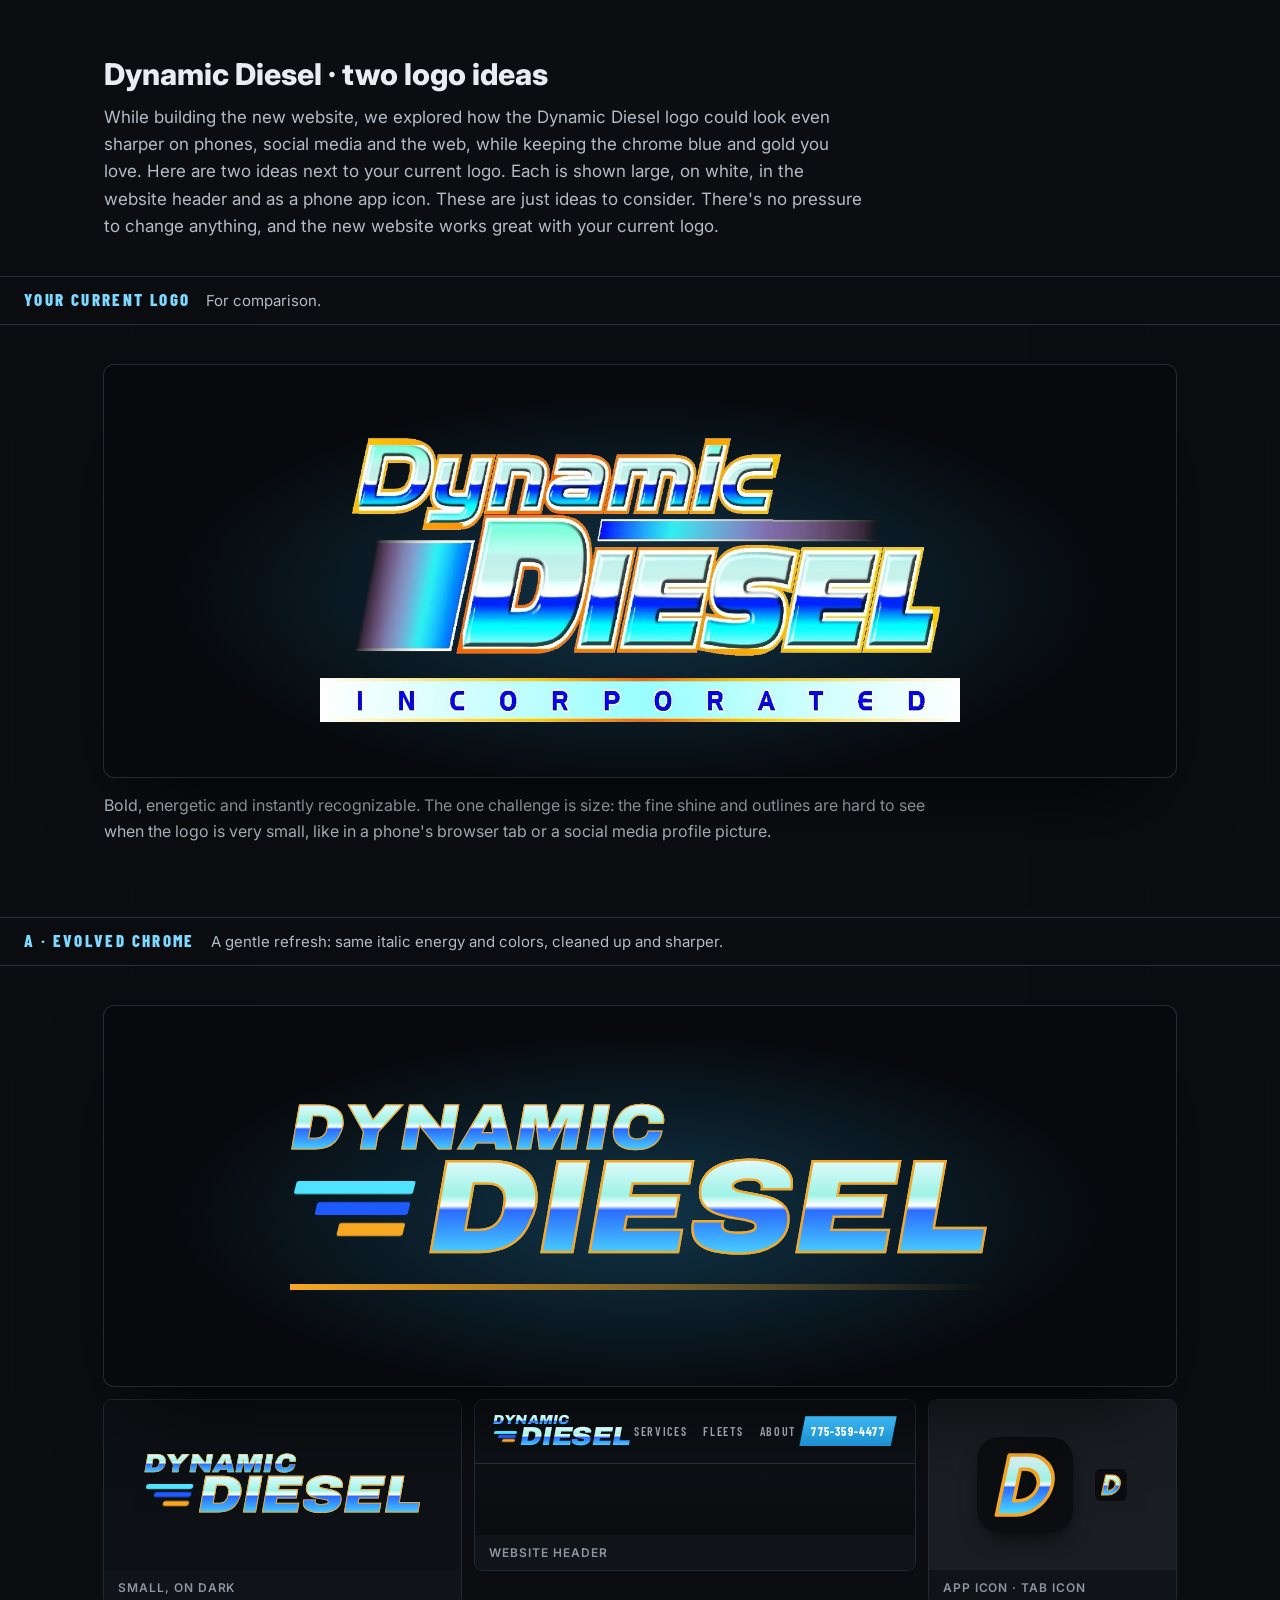
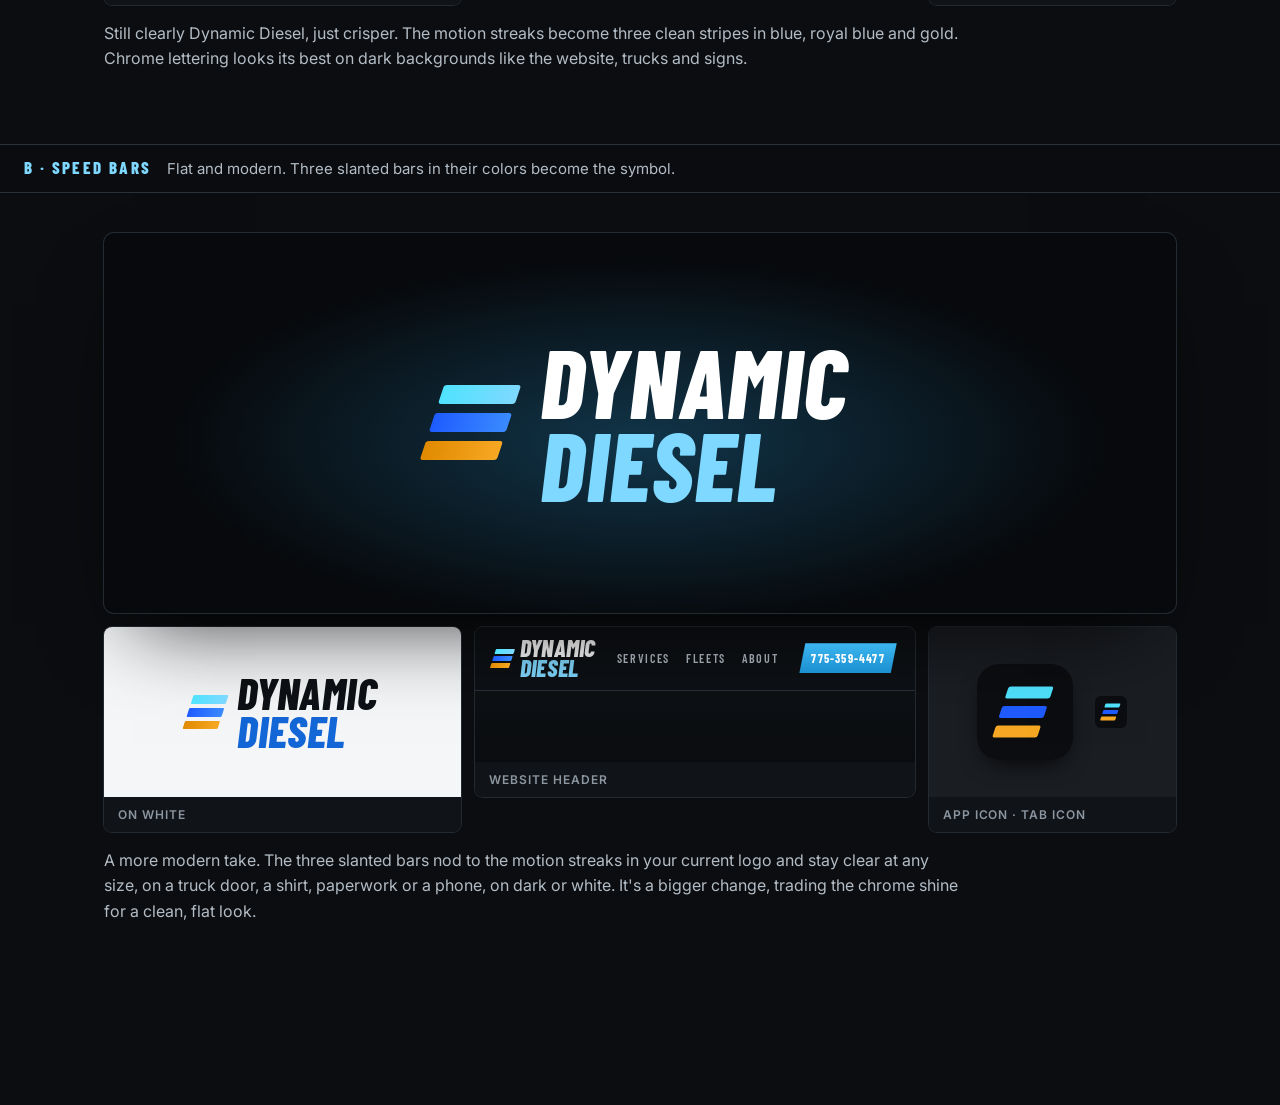
<file: logo-ideas/index.html>
<!doctype html>
<html lang="en">
<head>
<meta charset="utf-8">
<meta name="viewport" content="width=device-width, initial-scale=1">
<title>Dynamic Diesel · Logo ideas</title>
<meta name="robots" content="noindex, nofollow">
<link rel="preconnect" href="https://fonts.googleapis.com">
<link rel="preconnect" href="https://fonts.gstatic.com" crossorigin>
<link href="https://fonts.googleapis.com/css2?family=Archivo:ital,wdth,wght@0,62..125,400..900;1,62..125,400..900&family=Barlow+Condensed:ital,wght@0,600;0,700;0,800;1,700;1,800&family=Inter:wght@400;500;600;700&display=swap" rel="stylesheet">
<style>
  :root { --ink:#0b0d10; --panel:#15181c; --line:#2a3038; --soft:#b3bcc5; --faint:#8b96a1;
    --ice:#7fd8ff; --cyan:#4fe3ff; --royal:#1e5bff; --gold:#f7a823; }
  * { box-sizing: border-box; margin: 0; padding: 0; }
  html { -webkit-font-smoothing: antialiased; }
  body { background: var(--ink); color: #e9edf2; font-family: Inter, system-ui, sans-serif; }
  .wrap { max-width: 1120px; margin: 0 auto; padding: 0 24px; }
  .head { padding-top: 56px; padding-bottom: 36px; }
  .head h1 { font-size: 30px; font-weight: 800; }
  .head p { margin-top: 12px; max-width: 760px; color: var(--soft); font-size: 17px; line-height: 1.6; }
  .label { position: sticky; top: 0; z-index: 10; display: flex; gap: 16px; align-items: baseline; flex-wrap: wrap; padding: 14px 24px;
    background: rgba(11,13,16,.94); backdrop-filter: blur(10px); border-top: 1px solid var(--line); border-bottom: 1px solid var(--line); }
  .label b { font: 800 17px/1 "Barlow Condensed"; letter-spacing: .14em; text-transform: uppercase; color: var(--ice); }
  .label span { color: var(--soft); font-size: 15px; }
  .row { padding-top: 40px; padding-bottom: 72px; }

  /* Big stage */
  .stage { position: relative; display: grid; place-items: center; min-height: 380px; border-radius: 10px; overflow: hidden;
    background: #07090c; box-shadow: 0 0 0 1px #232a32, 0 40px 80px -30px rgba(0,0,0,.8); padding: 48px 24px; }
  .stage::before { content: ""; position: absolute; inset: 0; background: radial-gradient(ellipse at 50% 55%, rgba(42,167,232,.28), transparent 62%); }
  .stage > * { position: relative; }

  /* Uses strip */
  .uses { display: grid; grid-template-columns: 1.3fr 1.6fr .9fr; gap: 14px; margin-top: 14px; }
  .use { border-radius: 8px; overflow: hidden; box-shadow: 0 0 0 1px #232a32; }
  .use small { display: block; padding: 10px 14px; font-size: 12px; font-weight: 600; letter-spacing: .08em; text-transform: uppercase; color: var(--faint); background: #101317; }
  .light { background: #f4f6f8; display: grid; place-items: center; height: 170px; padding: 20px; }
  .hdr { background: #0d1014; height: 170px; display: flex; flex-direction: column; }
  .hdr .bar { display: flex; align-items: center; justify-content: space-between; height: 64px; padding: 0 18px; border-bottom: 1px solid var(--line); }
  .hdr .nav { display: flex; gap: 16px; font: 600 12px/1 "Barlow Condensed"; letter-spacing: .14em; text-transform: uppercase; color: var(--soft); }
  .hdr .call { font: 700 12px/1 "Barlow Condensed"; letter-spacing: .1em; padding: 9px 12px; background: linear-gradient(180deg,#3cb6f0,#1b8fd0); color: #fff; clip-path: polygon(6px 0,100% 0,calc(100% - 6px) 100%,0 100%); }
  .hdr .rest { flex: 1; background: linear-gradient(180deg, #0d1014, #0a0c0f); }
  .icons { background: #1a1d22; height: 170px; display: flex; align-items: center; justify-content: center; gap: 22px; }
  .icons .app { width: 96px; height: 96px; border-radius: 22px; overflow: hidden; box-shadow: 0 10px 24px -10px #000; }
  .icons .fav { width: 32px; height: 32px; border-radius: 6px; overflow: hidden; }
  .icons svg { width: 100%; height: 100%; display: block; }
  .note { margin-top: 16px; color: var(--soft); font-size: 16px; line-height: 1.6; max-width: 860px; }
  .note b { color: #fff; }

  /* ---------- Shared lettering ---------- */
  .chromefill { background: linear-gradient(180deg, #e9fbff 0%, #9ff3e6 38%, #ffffff 48%, #2a6bff 52%, #4fe3ff 100%);
    -webkit-background-clip: text; background-clip: text; color: transparent; }

  /* A · Evolved Chrome */
  .a { text-align: left; line-height: .82; font-family: Archivo; font-style: italic; font-weight: 900; font-stretch: 112%; text-transform: uppercase; }
  .a .t1 { font-size: var(--s1, 64px); letter-spacing: .01em; }
  .a .t2 { display: flex; align-items: center; gap: .14em; font-size: var(--s2, 128px); letter-spacing: -.01em; }
  .a .bars { display: inline-flex; flex-direction: column; gap: .06em; transform: skewX(-14deg); }
  .a .bars i { display: block; height: .1em; border-radius: 2px; }
  .a .bars i:nth-child(1) { width: .9em; background: var(--cyan); }
  .a .bars i:nth-child(2) { width: .7em; background: var(--royal); margin-left: .2em; }
  .a .bars i:nth-child(3) { width: .5em; background: var(--gold); margin-left: .4em; }
  .a .keyline { display: block; height: .045em; margin-top: .16em; background: linear-gradient(90deg, var(--gold), rgba(247,168,35,0)); font-size: var(--s2, 128px); }
  .a .t1, .a .t2 span { filter: drop-shadow(0 0 0 transparent); }
  .a .stroke { -webkit-text-stroke: .018em var(--gold); paint-order: stroke fill; }
  .a.ondark .t2 span, .a.ondark .t1 { }

  /* B · Speed Bars */
  .b { display: flex; align-items: center; gap: .32em; font-size: var(--s, 88px); }
  .b .mark { display: flex; flex-direction: column; gap: .09em; transform: skewX(-18deg); }
  .b .mark i { display: block; height: .2em; border-radius: .03em; }
  .b .mark i:nth-child(1) { width: .8em; background: linear-gradient(90deg, var(--cyan), var(--ice)); }
  .b .mark i:nth-child(2) { width: .8em; background: linear-gradient(90deg, var(--royal), #3a8bff); }
  .b .mark i:nth-child(3) { width: .8em; background: linear-gradient(90deg, #e08a00, var(--gold)); }
  .b .word { font-family: "Barlow Condensed"; font-style: italic; font-weight: 800; text-transform: uppercase; line-height: .86; letter-spacing: .01em; }
  .b .word .l1 { display: block; color: #fff; }
  .b .word .l2 { display: block; color: var(--ice); }
  .b.onlight .word .l1 { color: #0d1014; }
  .b.onlight .word .l2 { color: #1366d6; }

  /* C · Shop Badge */
  .c svg { display: block; }

  /* D · Wide & Minimal */
  .d { text-align: center; font-size: var(--s, 100px); }
  .d .top { display: flex; align-items: center; justify-content: center; gap: .3em; font: 600 .2em/1 Archivo; font-stretch: 125%; letter-spacing: .62em; text-transform: uppercase; color: var(--soft); padding-left: .62em; }
  .d .top::before, .d .top::after { content: ""; width: 1.6em; height: 2px; background: var(--gold); }
  .d .main { margin-top: .14em; font: 900 1em/1 Archivo; font-stretch: 125%; letter-spacing: .06em; text-transform: uppercase; }
  .d .main em { font-style: normal; display: inline-block; transform: skewX(-14deg); background: linear-gradient(180deg, var(--ice), var(--royal)); -webkit-background-clip: text; background-clip: text; color: transparent; }
  .d.onlight .top { color: #4a5563; }
  .d.onlight .main { color: #0d1014; }

  @media (max-width: 860px) {
    .uses { grid-template-columns: 1fr; }
    .stage { min-height: 280px; }
  }
</style>
</head>
<body>

<!-- Reusable icon artwork -->
<svg width="0" height="0" style="position:absolute" aria-hidden="true">
  <defs>
    <linearGradient id="g-chrome" x1="0" y1="0" x2="0" y2="1">
      <stop offset="0" stop-color="#e9fbff"/><stop offset=".42" stop-color="#9ff3e6"/><stop offset=".5" stop-color="#ffffff"/>
      <stop offset=".54" stop-color="#2a6bff"/><stop offset="1" stop-color="#4fe3ff"/>
    </linearGradient>
    <linearGradient id="g-ice" x1="0" y1="0" x2="0" y2="1"><stop offset="0" stop-color="#7fd8ff"/><stop offset="1" stop-color="#1e5bff"/></linearGradient>
    <path id="arc-top" d="M42,150 a108,108 0 0,1 216,0"/>
    <path id="arc-bot" d="M30,150 a120,120 0 0,0 240,0"/>
  </defs>
  <!-- A icon: italic chrome D, gold keyline, speed bars -->
  <symbol id="icon-a" viewBox="0 0 64 64">
    <rect width="64" height="64" fill="#0b0d10"/>
    <g transform="translate(8 0) skewX(-12)"><path d="M16 12h13a20 20 0 0 1 0 40H16zM25.5 21.5v21h3.5a10.5 10.5 0 0 0 0-21z" fill="url(#g-chrome)" fill-rule="evenodd" stroke="#f7a823" stroke-width="2.4" stroke-linejoin="round"/></g>
  </symbol>
  <!-- B icon: three speed bars -->
  <symbol id="icon-b" viewBox="0 0 64 64">
    <rect width="64" height="64" fill="#0b0d10"/>
    <g transform="translate(14 0) skewX(-18)"><rect x="12" y="15" width="30" height="8" rx="1.5" fill="#4fe3ff"/><rect x="12" y="28" width="30" height="8" rx="1.5" fill="#1e5bff"/><rect x="12" y="41" width="30" height="8" rx="1.5" fill="#f7a823"/></g>
  </symbol>
  <!-- C icon: badge -->
  <symbol id="icon-c" viewBox="0 0 64 64">
    <rect width="64" height="64" fill="#0b0d10"/>
    <circle cx="32" cy="32" r="25" fill="#0f2236" stroke="#f7a823" stroke-width="2.5"/>
    <circle cx="32" cy="32" r="19" fill="none" stroke="#7fd8ff" stroke-width="1" opacity=".5"/>
    <text x="32" y="40.5" text-anchor="middle" font-family="Barlow Condensed" font-style="italic" font-weight="800" font-size="25" fill="url(#g-chrome)">DD</text>
  </symbol>
  <!-- D icon: wide D with slash -->
  <symbol id="icon-d" viewBox="0 0 64 64">
    <rect width="64" height="64" fill="#0b0d10"/>
    <path d="M14 18h20a14 14 0 0 1 0 28H14z M22 25v14h11a7 7 0 0 0 0-14z" fill="#fff" fill-rule="evenodd"/>
    <path d="M44 46l8-28h4l-8 28z" fill="url(#g-ice)"/>
    <rect x="14" y="50" width="18" height="2.5" fill="#f7a823"/>
  </symbol>
</svg>

<header class="wrap head">
  <h1>Dynamic Diesel · two logo ideas</h1>
  <p>While building the new website, we explored how the Dynamic Diesel logo could look even sharper on phones, social media and the web, while keeping the chrome blue and gold you love. Here are two ideas next to your current logo. Each is shown large, on white, in the website header and as a phone app icon. These are just ideas to consider. There's no pressure to change anything, and the new website works great with your current logo.</p>
</header>

<!-- Current -->
<div class="label"><b>Your current logo</b><span>For comparison.</span></div>
<section class="wrap row">
  <div class="stage"><img src="media/logo.webp" alt="Current Dynamic Diesel logo" style="width:min(640px,90%)"></div>
  <p class="note">Bold, energetic and instantly recognizable. The one challenge is size: the fine shine and outlines are hard to see when the logo is very small, like in a phone's browser tab or a social media profile picture.</p>
</section>

<!-- A -->
<div class="label"><b>A · Evolved Chrome</b><span>A gentle refresh: same italic energy and colors, cleaned up and sharper.</span></div>
<section class="wrap row">
  <div class="stage">
    <div class="a" style="--s1:64px;--s2:132px">
      <div class="t1 chromefill stroke">Dynamic</div>
      <div class="t2"><span class="bars"><i></i><i></i><i></i></span><span class="chromefill stroke">Diesel</span></div>
      <span class="keyline"></span>
    </div>
  </div>
  <div class="uses">
    <div class="use"><div class="light" style="background:#0d1014"><div class="a" style="--s1:26px;--s2:52px"><div class="t1 chromefill stroke">Dynamic</div><div class="t2"><span class="bars"><i></i><i></i><i></i></span><span class="chromefill stroke">Diesel</span></div></div></div><small>Small, on dark</small></div>
    <div class="use hdr"><div class="bar"><div class="a" style="--s1:13px;--s2:26px"><div class="t1 chromefill">Dynamic</div><div class="t2"><span class="bars"><i></i><i></i><i></i></span><span class="chromefill">Diesel</span></div></div><div class="nav"><span>Services</span><span>Fleets</span><span>About</span></div><span class="call">775-359-4477</span></div><div class="rest"></div><small>Website header</small></div>
    <div class="use"><div class="icons"><div class="app"><svg><use href="#icon-a"/></svg></div><div class="fav"><svg><use href="#icon-a"/></svg></div></div><small>App icon · tab icon</small></div>
  </div>
  <p class="note">Still clearly Dynamic Diesel, just crisper. The motion streaks become three clean stripes in blue, royal blue and gold. Chrome lettering looks its best on dark backgrounds like the website, trucks and signs.</p>
</section>

<!-- B -->
<div class="label"><b>B · Speed Bars</b><span>Flat and modern. Three slanted bars in their colors become the symbol.</span></div>
<section class="wrap row">
  <div class="stage"><div class="b" style="--s:96px"><span class="mark"><i></i><i></i><i></i></span><span class="word"><span class="l1">Dynamic</span><span class="l2">Diesel</span></span></div></div>
  <div class="uses">
    <div class="use"><div class="light"><div class="b onlight" style="--s:44px"><span class="mark"><i></i><i></i><i></i></span><span class="word"><span class="l1">Dynamic</span><span class="l2">Diesel</span></span></div></div><small>On white</small></div>
    <div class="use hdr"><div class="bar"><div class="b" style="--s:24px"><span class="mark"><i></i><i></i><i></i></span><span class="word"><span class="l1">Dynamic</span><span class="l2">Diesel</span></span></div><div class="nav"><span>Services</span><span>Fleets</span><span>About</span></div><span class="call">775-359-4477</span></div><div class="rest"></div><small>Website header</small></div>
    <div class="use"><div class="icons"><div class="app"><svg><use href="#icon-b"/></svg></div><div class="fav"><svg><use href="#icon-b"/></svg></div></div><small>App icon · tab icon</small></div>
  </div>
  <p class="note">A more modern take. The three slanted bars nod to the motion streaks in your current logo and stay clear at any size, on a truck door, a shirt, paperwork or a phone, on dark or white. It's a bigger change, trading the chrome shine for a clean, flat look.</p>
</section>

<div style="height:12vh"></div>
</body>
</html>
</file>
